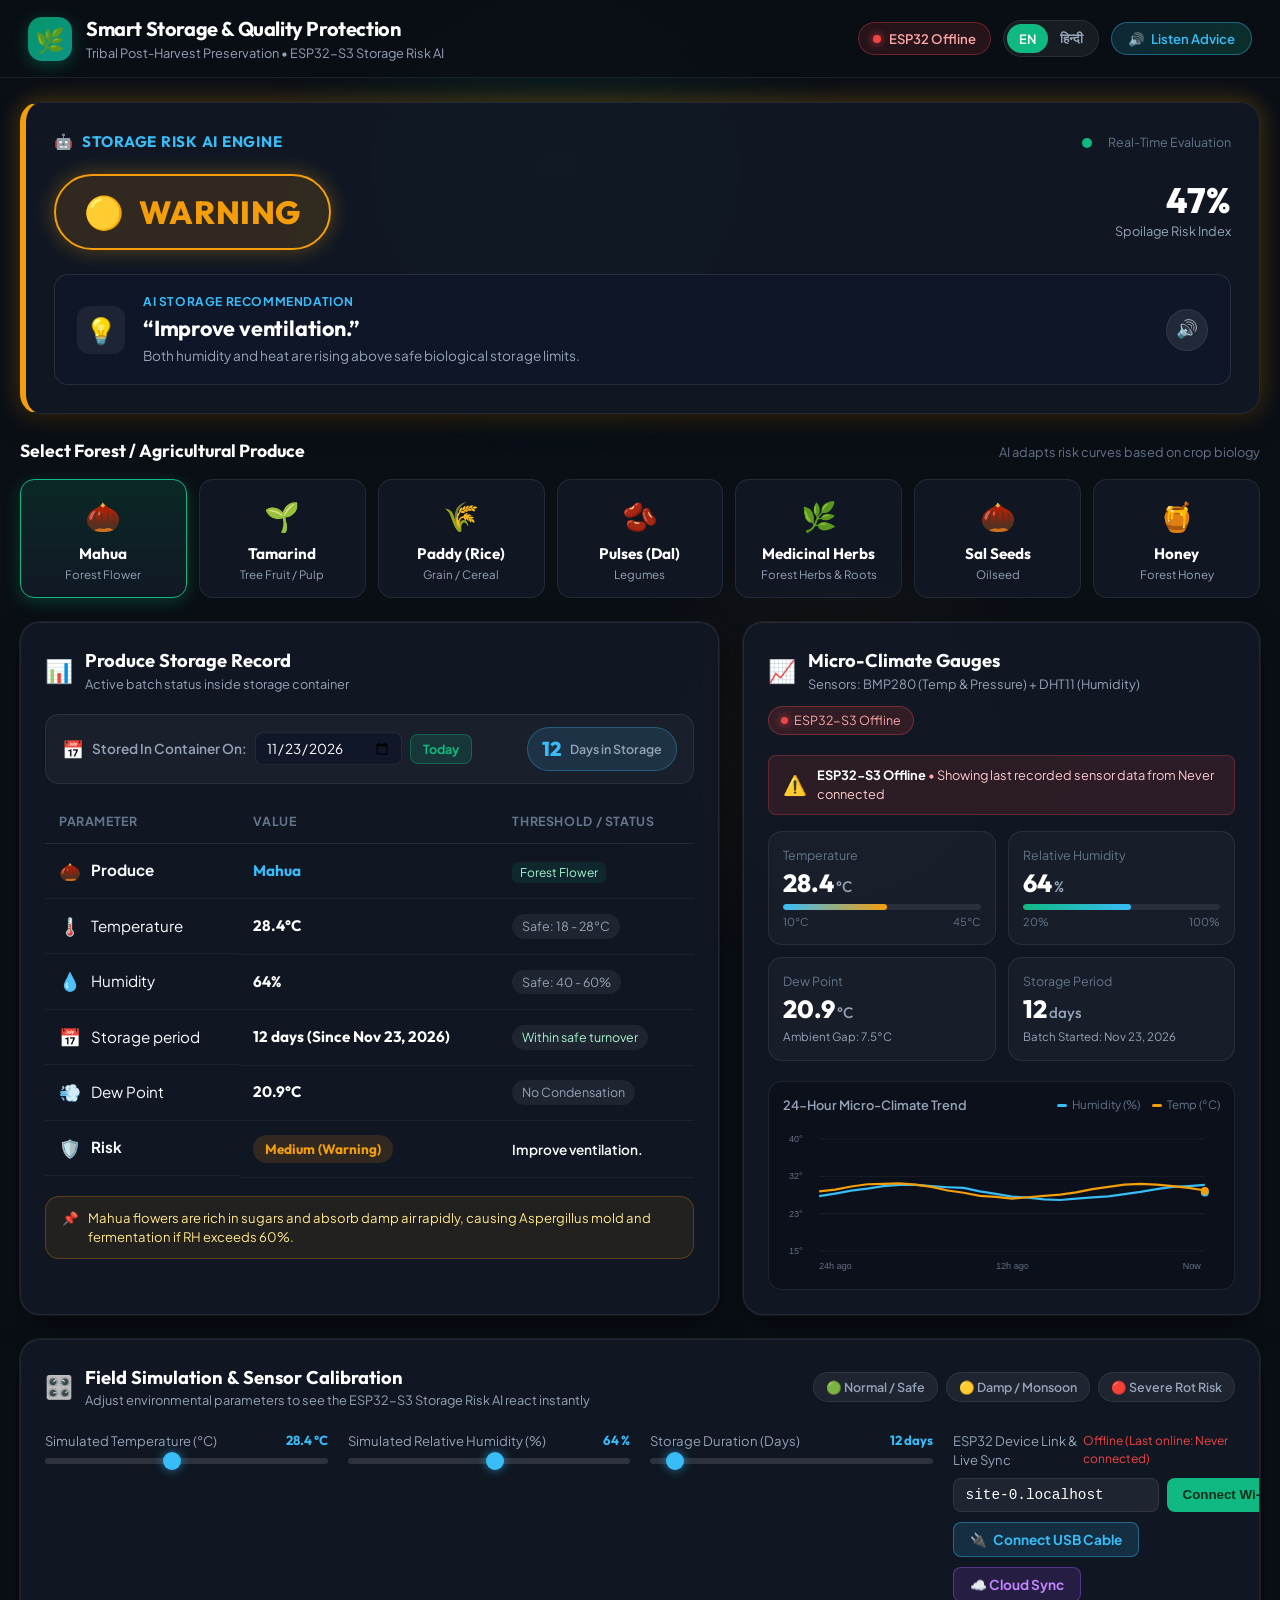
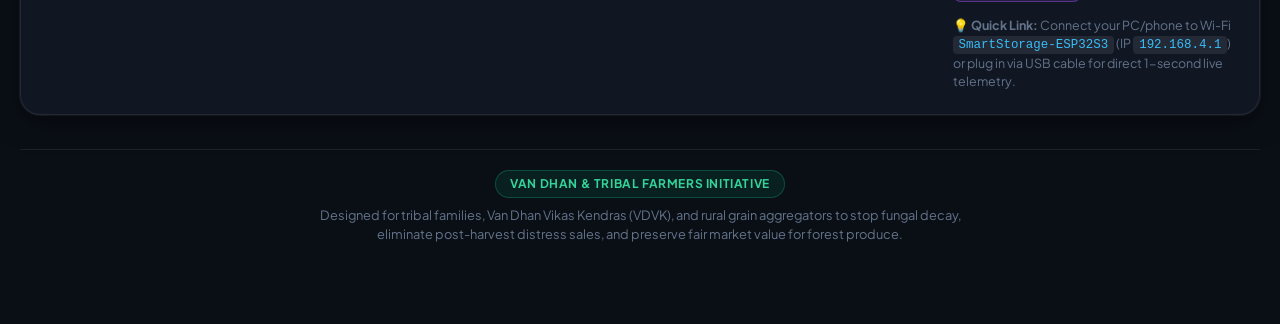
<file: index.html>
<!DOCTYPE html>
<html lang="en">
<head>
  <meta charset="UTF-8">
  <meta name="viewport" content="width=device-width, initial-scale=1.0">
  <meta http-equiv="refresh" content="0; url=dashboard/">
  <title>Smart Storage & Quality Protection System</title>
  <style>
    body {
      background: #060b10;
      color: #94a3b8;
      font-family: -apple-system, BlinkMacSystemFont, "Segoe UI", Roboto, sans-serif;
      display: flex;
      flex-direction: column;
      align-items: center;
      justify-content: center;
      height: 100vh;
      margin: 0;
      text-align: center;
      padding: 20px;
    }
    .card {
      background: #0f172a;
      border: 1px solid #1e293b;
      border-radius: 16px;
      padding: 32px;
      max-width: 420px;
      box-shadow: 0 10px 30px rgba(0, 0, 0, 0.5);
    }
    .icon {
      font-size: 3rem;
      margin-bottom: 12px;
    }
    h1 {
      color: #f8fafc;
      font-size: 1.4rem;
      margin: 0 0 8px 0;
    }
    p {
      color: #64748b;
      font-size: 0.95rem;
      margin-bottom: 20px;
    }
    a.btn {
      display: inline-block;
      background: linear-gradient(135deg, #10b981 0%, #059669 100%);
      color: #ffffff;
      text-decoration: none;
      font-weight: 600;
      padding: 12px 24px;
      border-radius: 8px;
      transition: transform 0.2s, box-shadow 0.2s;
    }
    a.btn:hover {
      transform: translateY(-2px);
      box-shadow: 0 6px 20px rgba(16, 185, 129, 0.4);
    }
  </style>
  <script>
    // Immediate redirect to dashboard
    window.location.replace("dashboard/");
  </script>
</head>
<body>
  <div class="card">
    <div class="icon">🌿</div>
    <h1>Smart Storage System</h1>
    <p>ESP32-S3 Storage Risk AI & Post-Harvest Protection</p>
    <a href="dashboard/" class="btn">Open Dashboard &rarr;</a>
  </div>
</body>
</html>
</file>
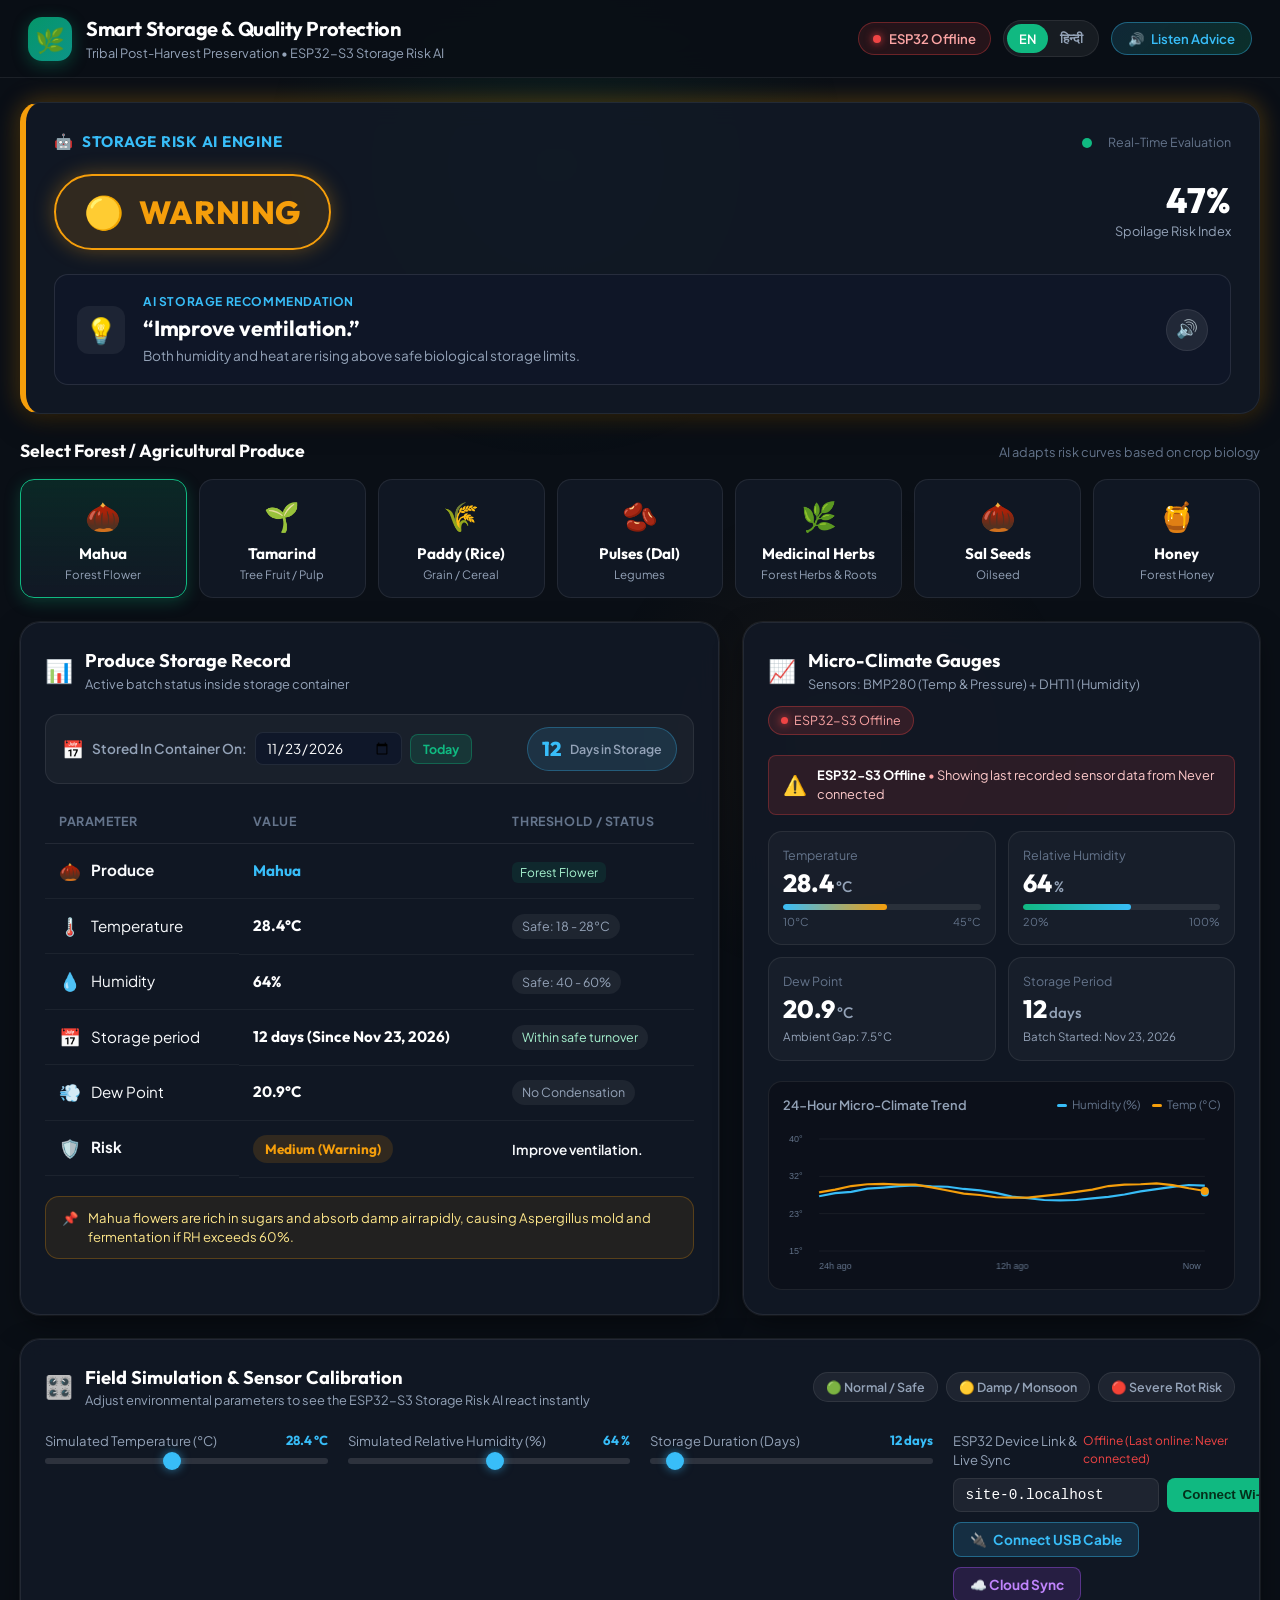
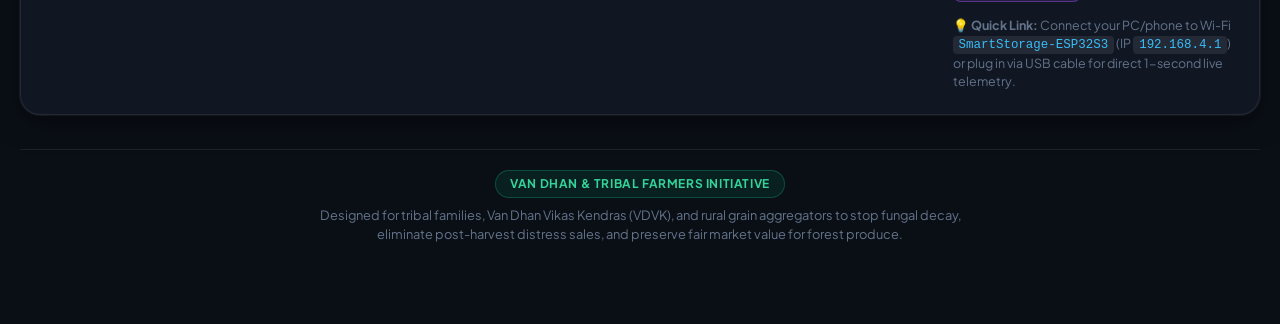
<file: dashboard/index.html>
<!DOCTYPE html>
<html lang="en">
<head>
  <meta charset="UTF-8">
  <meta name="viewport" content="width=device-width, initial-scale=1.0">
  <title>Smart Storage & Quality Protection System | Tribal Produce AI</title>
  <meta name="description" content="IoT and ESP32-S3 Storage Risk AI System for tribal and rural post-harvest produce preservation: Mahua, Tamarind, Paddy, Pulses, Forest Herbs, Sal Seeds, Honey.">
  <link rel="preconnect" href="https://fonts.googleapis.com">
  <link rel="preconnect" href="https://fonts.gstatic.com" crossorigin>
  <link href="https://fonts.googleapis.com/css2?family=Outfit:wght@300;400;500;600;700;800&family=Plus+Jakarta+Sans:wght@400;500;600;700&display=swap" rel="stylesheet">
  <link rel="stylesheet" href="style.css">
</head>
<body>

  <!-- Background Ambient Glows -->
  <div class="glow-bg-primary"></div>
  <div class="glow-bg-secondary"></div>

  <!-- Header Section -->
  <header class="navbar">
    <div class="brand">
      <div class="logo-box">
        <span class="logo-icon">🌿</span>
      </div>
      <div>
        <h1 class="brand-title" id="txt-app-title">Smart Storage & Quality Protection</h1>
        <p class="brand-subtitle" id="txt-app-subtitle">Tribal Post-Harvest Preservation &bull; ESP32-S3 Storage Risk AI</p>
      </div>
    </div>

    <div class="nav-controls">
      <!-- Device Connection Status Badge -->
      <div class="connection-badge" id="connection-badge" title="ESP32 Link Status">
        <span class="indicator-dot dot-live" id="nav-sync-dot"></span>
        <span id="txt-sync-status">ESP32 Live</span>
      </div>

      <!-- Language Selector -->
      <div class="lang-selector">
        <button class="lang-btn active" id="btn-lang-en" onclick="setLanguage('en')">EN</button>
        <button class="lang-btn" id="btn-lang-hi" onclick="setLanguage('hi')">हिन्दी</button>
      </div>

      <!-- Audio Voice Advice Trigger -->
      <button class="audio-btn" id="btn-audio-speak" title="Listen to AI Advice" onclick="speakCurrentAdvice()">
        <span class="speaker-icon">🔊</span>
        <span class="audio-btn-label" id="txt-audio-btn">Listen Advice</span>
      </button>
    </div>
  </header>

  <!-- Main Container -->
  <main class="dashboard-container">

    <!-- Top Row: Storage Risk AI Hero Card & Advisor -->
    <section class="hero-risk-section">
      <div class="card risk-hero-card" id="risk-card">
        <div class="risk-card-header">
          <div class="risk-tag">
            <span class="ai-sparkle">🤖</span>
            <span id="txt-ai-engine-tag">Storage Risk AI Engine</span>
          </div>
          <div class="live-pulse-container">
            <span class="pulse-ring" id="risk-pulse-ring"></span>
            <span class="pulse-core" id="risk-pulse-core"></span>
            <span class="live-label" id="txt-live-eval">Real-Time Evaluation</span>
          </div>
        </div>

        <!-- Big Risk State -->
        <div class="risk-status-display">
          <div class="risk-badge-large" id="risk-badge">
            <span class="risk-symbol" id="risk-symbol">🟢</span>
            <span class="risk-text" id="risk-text">SAFE</span>
          </div>
          <div class="risk-score-wrapper">
            <div class="risk-score-value" id="risk-score">18%</div>
            <div class="risk-score-label" id="txt-risk-index">Spoilage Risk Index</div>
          </div>
        </div>

        <!-- AI Plain-Language Advisor Callout -->
        <div class="ai-advisor-box" id="ai-advisor-box">
          <div class="advisor-icon-col">
            <span class="advisor-bulb" id="advisor-icon">💡</span>
          </div>
          <div class="advisor-content-col">
            <div class="advisor-title" id="txt-ai-recom-title">AI Storage Recommendation</div>
            <div class="advisor-message" id="ai-suggestion-text">"Dry the produce before storage."</div>
            <div class="advisor-subtext" id="ai-suggestion-sub">Storage condition normal. Produce moisture within safe biological equilibrium.</div>
          </div>
          <button class="speak-action-btn" onclick="speakCurrentAdvice()" title="Read Aloud">
            🔊
          </button>
        </div>
      </div>
    </section>

    <!-- Produce Quick Selection Bar -->
    <section class="produce-selection-section">
      <div class="section-title-row">
        <h2 class="section-title" id="txt-select-produce">Select Forest / Agricultural Produce</h2>
        <span class="section-hint" id="txt-select-hint">AI adapts risk curves based on crop biology</span>
      </div>

      <div class="produce-grid" id="produce-grid">
        <!-- Injected via JS: Mahua, Tamarind, Paddy, Pulses, Medicinal, Sal Seeds, Honey -->
      </div>
    </section>

    <!-- Two Column Layout: Produce Storage Record + Live Telemetry & Micro-Climate -->
    <section class="dashboard-main-grid">

      <!-- Left Column: The Required "Produce Storage Record" Table -->
      <div class="card produce-record-card">
        <div class="card-header">
          <div class="card-title-group">
            <span class="card-icon">📊</span>
            <div>
              <h2 class="card-title" id="txt-record-title">Produce Storage Record</h2>
              <p class="card-subtitle" id="txt-record-subtitle">Active batch status inside storage container</p>
            </div>
          </div>
        </div>

        <!-- Storage Inflow & Batch Starting Date Bar -->
        <div class="storage-date-bar">
          <div class="date-input-group">
            <span class="date-icon">📅</span>
            <label for="input-storage-start-date" id="lbl-storage-start-date">Stored In Container On:</label>
            <div class="date-picker-wrapper">
              <input type="date" id="input-storage-start-date" onchange="onStorageDateChange(this.value)" title="Select the date this produce was placed into storage">
              <button type="button" class="date-quick-btn" onclick="setStorageDateToday()" id="btn-date-today" title="Set storage date to today">Today</button>
            </div>
          </div>
          <div class="storage-duration-pill" id="storage-duration-pill">
            <span class="storage-days-count" id="storage-age-days">12</span>
            <span class="storage-days-label" id="lbl-days-in-storage">Days in Storage</span>
          </div>
        </div>

        <!-- Official Required Record Table -->
        <div class="table-responsive">
          <table class="storage-record-table">
            <thead>
              <tr>
                <th id="th-parameter">Parameter</th>
                <th id="th-value">Value</th>
                <th id="th-status">Threshold / Status</th>
              </tr>
            </thead>
            <tbody>
              <tr>
                <td class="param-name">
                  <span class="param-icon" id="td-produce-icon">🌰</span>
                  <strong id="lbl-produce">Produce</strong>
                </td>
                <td class="param-val highlight-val" id="rec-produce">Mahua (महुआ)</td>
                <td><span class="badge-status-sub" id="rec-produce-type">Forest Flower</span></td>
              </tr>
              <tr>
                <td class="param-name">
                  <span class="param-icon">🌡️</span>
                  <span id="lbl-temp">Temperature</span>
                </td>
                <td class="param-val" id="rec-temp">28.4°C</td>
                <td>
                  <span class="threshold-pill" id="rec-temp-thresh">Safe: 18 - 28°C</span>
                </td>
              </tr>
              <tr>
                <td class="param-name">
                  <span class="param-icon">💧</span>
                  <span id="lbl-hum">Humidity</span>
                </td>
                <td class="param-val" id="rec-hum">64%</td>
                <td>
                  <span class="threshold-pill" id="rec-hum-thresh">Safe: 40 - 60%</span>
                </td>
              </tr>
              <tr>
                <td class="param-name">
                  <span class="param-icon">📅</span>
                  <span id="lbl-period">Storage period</span>
                </td>
                <td class="param-val" id="rec-period">12 days</td>
                <td>
                  <span class="duration-pill" id="rec-period-status">Within safe turnover</span>
                </td>
              </tr>
              <tr>
                <td class="param-name">
                  <span class="param-icon">💨</span>
                  <span id="lbl-dew">Dew Point</span>
                </td>
                <td class="param-val" id="rec-dew">21.2°C</td>
                <td>
                  <span class="dew-pill" id="rec-dew-status">No Condensation</span>
                </td>
              </tr>
              <tr class="risk-row">
                <td class="param-name">
                  <span class="param-icon">🛡️</span>
                  <strong id="lbl-risk">Risk</strong>
                </td>
                <td class="param-val" id="rec-risk">
                  <span class="risk-chip chip-low" id="rec-risk-chip">Low (Safe)</span>
                </td>
                <td>
                  <span class="action-summary" id="rec-risk-summary">Condition Normal</span>
                </td>
              </tr>
            </tbody>
          </table>
        </div>

        <!-- Produce Biology Note -->
        <div class="produce-info-banner" id="produce-info-banner">
          <span class="info-icon">📌</span>
          <span id="produce-threat-text">Mahua flowers are rich in sugars and absorb damp air rapidly, causing Aspergillus mold and fermentation if RH exceeds 60%.</span>
        </div>
      </div>

      <!-- Right Column: Environmental Gauges & Micro-Climate Chart -->
      <div class="card telemetry-card">
        <div class="card-header">
          <div class="card-title-group">
            <span class="card-icon">📈</span>
            <div>
              <h2 class="card-title" id="txt-telemetry-title">Micro-Climate Gauges</h2>
              <p class="card-subtitle" id="txt-telemetry-subtitle">Sensors: BMP280 (Temp & Pressure) + DHT11 (Humidity)</p>
            </div>
          </div>
          <div class="sensor-health" id="sensor-health-pill">
            <span class="dot-online" id="sensor-health-dot"></span>
            <span id="txt-sensor-status">ESP32-S3 Online</span>
          </div>
        </div>

        <!-- Offline / Last Seen Notification Banner -->
        <div class="offline-telemetry-banner" id="offline-telemetry-banner" style="display: none;">
          <span class="offline-icon">⚠️</span>
          <div class="offline-banner-content">
            <strong id="txt-offline-title">ESP32-S3 Offline</strong> &bull;
            <span id="txt-offline-sub">Showing last recorded sensor data from <span id="val-last-seen-time">Unknown</span></span>
          </div>
        </div>

        <!-- Environmental Quick Stat Cards -->
        <div class="gauges-grid">
          <div class="gauge-card">
            <div class="gauge-label" id="txt-gauge-temp">Temperature</div>
            <div class="gauge-value" id="gauge-temp-val">28.4<span class="gauge-unit">°C</span></div>
            <div class="gauge-progress-bg">
              <div class="gauge-progress-bar bar-temp" id="bar-temp" style="width: 58%;"></div>
            </div>
            <div class="gauge-bounds"><span>10°C</span><span>45°C</span></div>
          </div>

          <div class="gauge-card">
            <div class="gauge-label" id="txt-gauge-hum">Relative Humidity</div>
            <div class="gauge-value" id="gauge-hum-val">64<span class="gauge-unit">%</span></div>
            <div class="gauge-progress-bg">
              <div class="gauge-progress-bar bar-hum" id="bar-hum" style="width: 64%;"></div>
            </div>
            <div class="gauge-bounds"><span>20%</span><span>100%</span></div>
          </div>

          <div class="gauge-card">
            <div class="gauge-label" id="txt-gauge-dew">Dew Point</div>
            <div class="gauge-value" id="gauge-dew-val">21.2<span class="gauge-unit">°C</span></div>
            <div class="gauge-sub" id="gauge-dew-sub">Condensation Risk: Low</div>
          </div>

          <div class="gauge-card">
            <div class="gauge-label" id="txt-gauge-period">Storage Period</div>
            <div class="gauge-value" id="gauge-period-val">12<span class="gauge-unit">days</span></div>
            <div class="gauge-sub" id="gauge-period-sub">Batch Started: 12 days ago</div>
          </div>
        </div>

        <!-- 24-Hour Trend Chart (Native Responsive Canvas) -->
        <div class="chart-container">
          <div class="chart-header">
            <span class="chart-title" id="txt-chart-title">24-Hour Micro-Climate Trend</span>
            <div class="chart-legend">
              <span class="legend-item"><span class="legend-color legend-hum"></span><span id="txt-leg-hum">Humidity (%)</span></span>
              <span class="legend-item"><span class="legend-color legend-temp"></span><span id="txt-leg-temp">Temp (°C)</span></span>
            </div>
          </div>
          <canvas id="microclimateChart" width="500" height="180"></canvas>
        </div>
      </div>
    </section>

    <!-- Bottom Section: Simulation & Field Calibration Controls -->
    <section class="card controls-card" id="simulation-panel">
      <div class="card-header">
        <div class="card-title-group">
          <span class="card-icon">🎛️</span>
          <div>
            <h2 class="card-title" id="txt-controls-title">Field Simulation & Sensor Calibration</h2>
            <p class="card-subtitle" id="txt-controls-subtitle">Adjust environmental parameters to see the ESP32-S3 Storage Risk AI react instantly</p>
          </div>
        </div>
        <div class="preset-buttons">
          <button class="preset-btn" onclick="applyPreset('safe')" id="btn-preset-safe">🟢 Normal / Safe</button>
          <button class="preset-btn" onclick="applyPreset('humidity')" id="btn-preset-warning">🟡 Damp / Monsoon</button>
          <button class="preset-btn" onclick="applyPreset('spoilage')" id="btn-preset-spoilage">🔴 Severe Rot Risk</button>
        </div>
      </div>

      <div class="controls-grid">
        <!-- Temp Slider -->
        <div class="control-group">
          <div class="control-label-row">
            <label for="slider-temp" id="lbl-ctrl-temp">Simulated Temperature (°C)</label>
            <span class="slider-val" id="val-ctrl-temp">28.4 °C</span>
          </div>
          <input type="range" id="slider-temp" min="15" max="45" step="0.2" value="28.4" oninput="onSensorSliderChange()">
        </div>

        <!-- Humidity Slider -->
        <div class="control-group">
          <div class="control-label-row">
            <label for="slider-hum" id="lbl-ctrl-hum">Simulated Relative Humidity (%)</label>
            <span class="slider-val" id="val-ctrl-hum">64 %</span>
          </div>
          <input type="range" id="slider-hum" min="30" max="95" step="1" value="64" oninput="onSensorSliderChange()">
        </div>

        <!-- Storage Days Slider -->
        <div class="control-group">
          <div class="control-label-row">
            <label for="slider-days" id="lbl-ctrl-days">Storage Duration (Days)</label>
            <span class="slider-val" id="val-ctrl-days">12 days</span>
          </div>
          <input type="range" id="slider-days" min="1" max="180" step="1" value="12" oninput="onSensorSliderChange()">
        </div>

        <!-- ESP32 Device Connection & Real-Time Sync -->
        <div class="control-group connection-control-box" id="grp-device-connection">
          <div class="control-label-row">
            <label for="input-esp-ip" id="lbl-ctrl-ip">ESP32 Device Link & Live Sync</label>
            <span class="ip-status" id="esp-ping-status">Searching ESP32...</span>
          </div>
          <div class="connection-actions-row">
            <div class="ip-input-row">
              <input type="text" id="input-esp-ip" value="192.168.4.1" placeholder="ESP32 IP (e.g. 192.168.4.1)" title="Enter ESP32 IP or mDNS hostname">
              <button class="sync-btn btn-wifi-connect" onclick="testEsp32Connection()" id="btn-connect-esp">Connect Wi-Fi</button>
            </div>
            <button class="usb-serial-btn" id="btn-usb-serial" onclick="connectUsbSerial()" title="Direct USB cable connection (Works on GitHub Pages & Offline)">
              <span class="usb-icon">🔌</span>
              <span id="txt-usb-btn">Connect USB Cable</span>
            </button>
            <button class="cloud-sync-btn" id="btn-sync-gh" onclick="pollGithubTelemetry(true)" title="Sync telemetry from GitHub Cloud repository">
              <span id="txt-cloud-btn">☁️ Cloud Sync</span>
            </button>
          </div>
          <div class="connection-hint" id="connection-hint-text">
            <span>💡 <strong>Quick Link:</strong> Connect your PC/phone to Wi-Fi <code>SmartStorage-ESP32S3</code> (IP <code>192.168.4.1</code>) or plug in via USB cable for direct 1-second live telemetry.</span>
          </div>
        </div>
      </div>
    </section>

    <!-- Tribal Value Protection Info Banner -->
    <footer class="footer-banner">
      <div class="footer-content">
        <div class="footer-badge">Van Dhan & Tribal Farmers Initiative</div>
        <p class="footer-text" id="txt-footer-text">
          Designed for tribal families, Van Dhan Vikas Kendras (VDVK), and rural grain aggregators to stop fungal decay, eliminate post-harvest distress sales, and preserve fair market value for forest produce.
        </p>
      </div>
    </footer>

  </main>

  <script src="app.js"></script>
</body>
</html>
</file>
<file: dashboard/style.css>
/* ==============================================================================
   Smart Storage & Quality Protection System - Design System & Styles
   Aesthetic: Premium Agri-Tech Dark Mode, Glassmorphism, Dynamic Risk States
   Typography: Outfit (Headings) & Plus Jakarta Sans (Data/Interface)
   ============================================================================== */

:root {
  /* Color Palette */
  --bg-primary: #0a0f16;
  --bg-card: rgba(18, 25, 38, 0.85);
  --bg-card-hover: rgba(26, 36, 54, 0.95);
  --bg-subtle: rgba(255, 255, 255, 0.04);
  --border-subtle: rgba(255, 255, 255, 0.08);
  --border-bright: rgba(255, 255, 255, 0.16);

  /* Status Colors */
  --color-safe: #10b981;        /* Emerald Green */
  --color-safe-glow: rgba(16, 185, 129, 0.35);
  --color-safe-bg: rgba(16, 185, 129, 0.12);

  --color-warning: #f59e0b;     /* Amber Gold */
  --color-warning-glow: rgba(245, 158, 11, 0.35);
  --color-warning-bg: rgba(245, 158, 11, 0.14);

  --color-spoilage: #ef4444;    /* Crimson Red */
  --color-spoilage-glow: rgba(239, 68, 68, 0.45);
  --color-spoilage-bg: rgba(239, 68, 68, 0.16);

  /* Text Colors */
  --text-primary: #f8fafc;
  --text-secondary: #94a3b8;
  --text-muted: #64748b;
  --text-highlight: #38bdf8;

  /* Accent Earth & Nature */
  --accent-earth: #d97706;
  --accent-leaf: #34d399;

  /* Font Families */
  --font-heading: 'Outfit', -apple-system, BlinkMacSystemFont, sans-serif;
  --font-body: 'Plus Jakarta Sans', -apple-system, BlinkMacSystemFont, sans-serif;

  /* Layout */
  --radius-lg: 20px;
  --radius-md: 14px;
  --radius-sm: 8px;
  --radius-full: 9999px;
  --shadow-card: 0 10px 30px -5px rgba(0, 0, 0, 0.5), 0 0 0 1px var(--border-subtle);
}

/* Reset & Base */
*, *::before, *::after {
  box-sizing: border-box;
  margin: 0;
  padding: 0;
}

body {
  font-family: var(--font-body);
  background-color: var(--bg-primary);
  color: var(--text-primary);
  min-height: 100vh;
  line-height: 1.5;
  overflow-x: hidden;
  position: relative;
  -webkit-font-smoothing: antialiased;
}

/* Atmospheric Glow Background */
.glow-bg-primary {
  position: fixed;
  top: -15%;
  left: 20%;
  width: 600px;
  height: 600px;
  background: radial-gradient(circle, rgba(16, 185, 129, 0.08) 0%, transparent 70%);
  pointer-events: none;
  z-index: 0;
}

.glow-bg-secondary {
  position: fixed;
  bottom: -10%;
  right: 15%;
  width: 500px;
  height: 500px;
  background: radial-gradient(circle, rgba(217, 119, 6, 0.06) 0%, transparent 70%);
  pointer-events: none;
  z-index: 0;
}

/* Navigation / Header */
.navbar {
  position: sticky;
  top: 0;
  z-index: 100;
  backdrop-filter: blur(16px);
  background: rgba(10, 15, 22, 0.85);
  border-bottom: 1px solid var(--border-subtle);
  padding: 14px 28px;
  display: flex;
  align-items: center;
  justify-content: space-between;
  flex-wrap: wrap;
  gap: 16px;
}

.brand {
  display: flex;
  align-items: center;
  gap: 14px;
}

.logo-box {
  width: 44px;
  height: 44px;
  border-radius: var(--radius-md);
  background: linear-gradient(135deg, #059669, #0d9488);
  display: flex;
  align-items: center;
  justify-content: center;
  font-size: 1.5rem;
  box-shadow: 0 4px 16px rgba(5, 150, 105, 0.4);
}

.brand-title {
  font-family: var(--font-heading);
  font-size: 1.25rem;
  font-weight: 700;
  color: #fff;
  letter-spacing: -0.02em;
}

.brand-subtitle {
  font-size: 0.8rem;
  color: var(--text-secondary);
}

.nav-controls {
  display: flex;
  align-items: center;
  gap: 12px;
  flex-wrap: wrap;
}

/* Live Device Connection Badge */
.connection-badge {
  display: flex;
  align-items: center;
  gap: 8px;
  background: rgba(16, 185, 129, 0.12);
  border: 1px solid rgba(16, 185, 129, 0.35);
  border-radius: var(--radius-full);
  padding: 6px 14px;
  font-family: var(--font-body);
  font-size: 0.82rem;
  font-weight: 600;
  color: #a7f3d0;
  transition: all 0.3s ease;
  user-select: none;
}

.connection-badge.connected-usb {
  background: rgba(56, 189, 248, 0.12);
  border-color: rgba(56, 189, 248, 0.35);
  color: #7dd3fc;
}

.connection-badge.connected-cloud {
  background: rgba(168, 85, 247, 0.12);
  border-color: rgba(168, 85, 247, 0.35);
  color: #d8b4fe;
}

.connection-badge.searching {
  background: rgba(245, 158, 11, 0.12);
  border-color: rgba(245, 158, 11, 0.35);
  color: #fde68a;
}

.connection-badge.offline {
  background: rgba(239, 68, 68, 0.12);
  border-color: rgba(239, 68, 68, 0.35);
  color: #fca5a5;
}

.indicator-dot {
  width: 8px;
  height: 8px;
  border-radius: 50%;
  display: inline-block;
  animation: status-pulse 2s infinite ease-in-out;
}

@keyframes status-pulse {
  0% { transform: scale(0.92); opacity: 0.75; }
  50% { transform: scale(1.18); opacity: 1; }
  100% { transform: scale(0.92); opacity: 0.75; }
}

.dot-live {
  background: #10b981;
  box-shadow: 0 0 8px #10b981;
}

.dot-usb {
  background: #38bdf8;
  box-shadow: 0 0 8px #38bdf8;
}

.dot-github,
.dot-cloud {
  background: #a855f7;
  box-shadow: 0 0 8px #a855f7;
}

.dot-demo,
.dot-searching {
  background: #f59e0b;
  box-shadow: 0 0 8px #f59e0b;
}

.dot-offline {
  background: #ef4444;
  box-shadow: 0 0 8px #ef4444;
}


/* Language Selector */
.lang-selector {
  display: flex;
  background: rgba(255, 255, 255, 0.06);
  border: 1px solid var(--border-subtle);
  border-radius: var(--radius-full);
  padding: 3px;
}

.lang-btn {
  background: transparent;
  border: none;
  color: var(--text-secondary);
  font-family: var(--font-body);
  font-size: 0.8rem;
  font-weight: 600;
  padding: 6px 12px;
  border-radius: var(--radius-full);
  cursor: pointer;
  transition: all 0.2s ease;
}

.lang-btn.active {
  background: var(--color-safe);
  color: #fff;
}

/* Audio Advice Button */
.audio-btn {
  background: linear-gradient(135deg, rgba(56, 189, 248, 0.15), rgba(16, 185, 129, 0.2));
  border: 1px solid rgba(56, 189, 248, 0.4);
  color: #38bdf8;
  padding: 7px 16px;
  border-radius: var(--radius-full);
  font-family: var(--font-body);
  font-size: 0.82rem;
  font-weight: 600;
  cursor: pointer;
  display: flex;
  align-items: center;
  gap: 7px;
  transition: all 0.25s ease;
}

.audio-btn:hover {
  background: rgba(56, 189, 248, 0.3);
  transform: translateY(-1px);
  box-shadow: 0 4px 14px rgba(56, 189, 248, 0.25);
}

/* Dashboard Container */
.dashboard-container {
  max-width: 1280px;
  margin: 0 auto;
  padding: 24px 20px 60px;
  display: flex;
  flex-direction: column;
  gap: 24px;
  position: relative;
  z-index: 1;
}

/* Cards Base */
.card {
  background: var(--bg-card);
  backdrop-filter: blur(12px);
  border: 1px solid var(--border-subtle);
  border-radius: var(--radius-lg);
  box-shadow: var(--shadow-card);
  padding: 24px;
  position: relative;
  overflow: hidden;
  transition: border-color 0.3s ease, box-shadow 0.3s ease;
}

.card:hover {
  border-color: var(--border-bright);
}

/* Card Header */
.card-header {
  display: flex;
  align-items: center;
  justify-content: space-between;
  margin-bottom: 20px;
  flex-wrap: wrap;
  gap: 12px;
}

.card-title-group {
  display: flex;
  align-items: center;
  gap: 12px;
}

.card-icon {
  font-size: 1.4rem;
}

.card-title {
  font-family: var(--font-heading);
  font-size: 1.15rem;
  font-weight: 700;
  color: #fff;
}

.card-subtitle {
  font-size: 0.8rem;
  color: var(--text-secondary);
}

/* ==============================================================================
   1. HERO: Storage Risk AI Status & Recommendations
   ============================================================================== */
.hero-risk-section {
  width: 100%;
}

.risk-hero-card {
  padding: 28px;
  border-left: 6px solid var(--color-safe);
  transition: all 0.4s ease;
}

/* Dynamic Border & Glow for Risk Card */
.risk-hero-card.state-safe {
  border-left-color: var(--color-safe);
  box-shadow: 0 10px 30px -5px rgba(0, 0, 0, 0.5), 0 0 25px var(--color-safe-glow);
}

.risk-hero-card.state-warning {
  border-left-color: var(--color-warning);
  box-shadow: 0 10px 30px -5px rgba(0, 0, 0, 0.5), 0 0 25px var(--color-warning-glow);
}

.risk-hero-card.state-spoilage {
  border-left-color: var(--color-spoilage);
  box-shadow: 0 10px 30px -5px rgba(0, 0, 0, 0.5), 0 0 30px var(--color-spoilage-glow);
}

.risk-card-header {
  display: flex;
  align-items: center;
  justify-content: space-between;
  margin-bottom: 20px;
}

.risk-tag {
  display: flex;
  align-items: center;
  gap: 8px;
  font-family: var(--font-heading);
  font-size: 0.95rem;
  font-weight: 700;
  text-transform: uppercase;
  letter-spacing: 0.05em;
  color: #38bdf8;
}

.live-pulse-container {
  display: flex;
  align-items: center;
  gap: 8px;
  font-size: 0.78rem;
  color: var(--text-muted);
}

.pulse-ring {
  width: 10px;
  height: 10px;
  border-radius: 50%;
  background: var(--color-safe);
  animation: pulseAnimation 2s infinite;
}

@keyframes pulseAnimation {
  0% { transform: scale(0.95); box-shadow: 0 0 0 0 rgba(16, 185, 129, 0.7); }
  70% { transform: scale(1.1); box-shadow: 0 0 0 8px rgba(16, 185, 129, 0); }
  100% { transform: scale(0.95); box-shadow: 0 0 0 0 rgba(16, 185, 129, 0); }
}

.risk-status-display {
  display: flex;
  align-items: center;
  justify-content: space-between;
  flex-wrap: wrap;
  gap: 20px;
  margin-bottom: 24px;
}

.risk-badge-large {
  display: inline-flex;
  align-items: center;
  gap: 14px;
  padding: 12px 28px;
  border-radius: var(--radius-full);
  font-family: var(--font-heading);
  font-size: 2rem;
  font-weight: 800;
  letter-spacing: 0.02em;
  transition: all 0.35s cubic-bezier(0.4, 0, 0.2, 1);
}

/* Badge States */
.risk-badge-large.badge-safe {
  background: var(--color-safe-bg);
  color: var(--color-safe);
  border: 2px solid var(--color-safe);
  box-shadow: 0 0 20px var(--color-safe-glow);
}

.risk-badge-large.badge-warning {
  background: var(--color-warning-bg);
  color: var(--color-warning);
  border: 2px solid var(--color-warning);
  box-shadow: 0 0 20px var(--color-warning-glow);
}

.risk-badge-large.badge-spoilage {
  background: var(--color-spoilage-bg);
  color: var(--color-spoilage);
  border: 2px solid var(--color-spoilage);
  box-shadow: 0 0 25px var(--color-spoilage-glow);
  animation: dangerBlink 1.2s ease-in-out infinite alternate;
}

@keyframes dangerBlink {
  from { opacity: 0.9; transform: scale(1); }
  to { opacity: 1; transform: scale(1.02); }
}

.risk-score-wrapper {
  text-align: right;
}

.risk-score-value {
  font-family: var(--font-heading);
  font-size: 2.2rem;
  font-weight: 800;
  color: #fff;
  line-height: 1;
}

.risk-score-label {
  font-size: 0.8rem;
  color: var(--text-secondary);
  margin-top: 4px;
}

/* AI Advisor Box */
.ai-advisor-box {
  background: rgba(15, 23, 42, 0.8);
  border: 1px solid rgba(255, 255, 255, 0.1);
  border-radius: var(--radius-md);
  padding: 18px 22px;
  display: flex;
  align-items: center;
  gap: 18px;
  transition: all 0.3s ease;
}

.advisor-icon-col {
  width: 48px;
  height: 48px;
  border-radius: 12px;
  background: rgba(255, 255, 255, 0.06);
  display: flex;
  align-items: center;
  justify-content: center;
  font-size: 1.6rem;
  flex-shrink: 0;
}

.advisor-content-col {
  flex-grow: 1;
}

.advisor-title {
  font-size: 0.75rem;
  text-transform: uppercase;
  font-weight: 700;
  letter-spacing: 0.05em;
  color: #38bdf8;
  margin-bottom: 3px;
}

.advisor-message {
  font-family: var(--font-heading);
  font-size: 1.35rem;
  font-weight: 700;
  color: #fff;
  letter-spacing: -0.01em;
  line-height: 1.3;
}

.advisor-subtext {
  font-size: 0.85rem;
  color: var(--text-secondary);
  margin-top: 4px;
}

.speak-action-btn {
  background: rgba(255, 255, 255, 0.08);
  border: 1px solid var(--border-subtle);
  color: #fff;
  width: 42px;
  height: 42px;
  border-radius: 50%;
  font-size: 1.1rem;
  cursor: pointer;
  display: flex;
  align-items: center;
  justify-content: center;
  transition: all 0.2s ease;
  flex-shrink: 0;
}

.speak-action-btn:hover {
  background: var(--color-safe);
  border-color: var(--color-safe);
  transform: scale(1.08);
}

/* ==============================================================================
   2. PRODUCE SELECTION BAR
   ============================================================================== */
.produce-selection-section {
  width: 100%;
}

.section-title-row {
  display: flex;
  align-items: baseline;
  justify-content: space-between;
  margin-bottom: 14px;
  flex-wrap: wrap;
  gap: 8px;
}

.section-title {
  font-family: var(--font-heading);
  font-size: 1.1rem;
  font-weight: 700;
  color: #fff;
}

.section-hint {
  font-size: 0.8rem;
  color: var(--text-muted);
}

.produce-grid {
  display: grid;
  grid-template-columns: repeat(auto-fit, minmax(140px, 1fr));
  gap: 12px;
}

.produce-card {
  background: var(--bg-card);
  border: 1px solid var(--border-subtle);
  border-radius: var(--radius-md);
  padding: 14px 12px;
  display: flex;
  flex-direction: column;
  align-items: center;
  text-align: center;
  cursor: pointer;
  transition: all 0.25s ease;
  position: relative;
}

.produce-card:hover {
  background: var(--bg-card-hover);
  border-color: rgba(56, 189, 248, 0.4);
  transform: translateY(-2px);
}

.produce-card.active {
  background: linear-gradient(180deg, rgba(16, 185, 129, 0.15), rgba(18, 25, 38, 0.95));
  border-color: var(--color-safe);
  box-shadow: 0 4px 16px rgba(16, 185, 129, 0.25);
}

.produce-icon {
  font-size: 1.8rem;
  margin-bottom: 6px;
}

.produce-name {
  font-family: var(--font-heading);
  font-size: 0.95rem;
  font-weight: 700;
  color: #fff;
}

.produce-sub {
  font-size: 0.72rem;
  color: var(--text-secondary);
}

/* ==============================================================================
   3. TWO-COLUMN MAIN GRID (Produce Storage Record + Gauges)
   ============================================================================== */
.dashboard-main-grid {
  display: grid;
  grid-template-columns: 1.15fr 0.85fr;
  gap: 24px;
}

@media (max-width: 992px) {
  .dashboard-main-grid {
    grid-template-columns: 1fr;
  }
}

/* Batch ID Badge */
.batch-badge {
  background: rgba(56, 189, 248, 0.1);
  border: 1px solid rgba(56, 189, 248, 0.3);
  color: #38bdf8;
  font-size: 0.78rem;
  font-weight: 600;
  padding: 4px 12px;
  border-radius: var(--radius-full);
}

/* Storage Inflow & Batch Starting Date Bar */
.storage-date-bar {
  display: flex;
  align-items: center;
  justify-content: space-between;
  background: rgba(255, 255, 255, 0.04);
  border: 1px solid var(--border-subtle);
  border-radius: var(--radius-md);
  padding: 12px 16px;
  margin-bottom: 16px;
  gap: 12px;
  flex-wrap: wrap;
}

.date-input-group {
  display: flex;
  align-items: center;
  gap: 8px;
  flex-wrap: wrap;
}

.date-icon {
  font-size: 1.1rem;
}

.date-input-group label {
  font-size: 0.85rem;
  font-weight: 600;
  color: var(--text-secondary);
}

.date-picker-wrapper {
  display: flex;
  align-items: center;
  gap: 8px;
}

.date-picker-wrapper input[type="date"] {
  background: rgba(15, 23, 42, 0.85);
  border: 1px solid var(--border-subtle);
  border-radius: var(--radius-sm);
  color: #fff;
  padding: 6px 10px;
  font-family: var(--font-body);
  font-size: 0.85rem;
  outline: none;
  cursor: pointer;
  transition: border-color 0.2s;
}

.date-picker-wrapper input[type="date"]:focus {
  border-color: #10b981;
}

.date-quick-btn {
  background: rgba(16, 185, 129, 0.15);
  border: 1px solid rgba(16, 185, 129, 0.35);
  color: #10b981;
  font-family: var(--font-body);
  font-size: 0.78rem;
  font-weight: 700;
  padding: 6px 12px;
  border-radius: var(--radius-sm);
  cursor: pointer;
  transition: all 0.2s ease;
}

.date-quick-btn:hover {
  background: rgba(16, 185, 129, 0.25);
  transform: translateY(-1px);
}

.storage-duration-pill {
  display: flex;
  align-items: center;
  gap: 8px;
  background: rgba(56, 189, 248, 0.12);
  border: 1px solid rgba(56, 189, 248, 0.3);
  padding: 6px 14px;
  border-radius: var(--radius-full);
}

.storage-days-count {
  font-family: var(--font-heading);
  font-size: 1.25rem;
  font-weight: 800;
  color: #38bdf8;
}

.storage-days-label {
  font-size: 0.78rem;
  font-weight: 600;
  color: var(--text-secondary);
}

/* Storage Record Table */
.table-responsive {
  width: 100%;
  overflow-x: auto;
}

.storage-record-table {
  width: 100%;
  border-collapse: collapse;
  text-align: left;
}

.storage-record-table th {
  padding: 12px 14px;
  font-size: 0.78rem;
  text-transform: uppercase;
  letter-spacing: 0.05em;
  color: var(--text-muted);
  border-bottom: 1px solid var(--border-subtle);
}

.storage-record-table td {
  padding: 14px;
  font-size: 0.95rem;
  border-bottom: 1px solid rgba(255, 255, 255, 0.05);
}

.param-name {
  color: var(--text-primary);
  display: flex;
  align-items: center;
  gap: 10px;
}

.param-icon {
  font-size: 1.1rem;
}

.param-val {
  font-family: var(--font-heading);
  font-size: 1.05rem;
  font-weight: 700;
  color: #fff;
}

.param-val.highlight-val {
  color: #38bdf8;
}

/* Table Pills & Chips */
.threshold-pill, .duration-pill, .dew-pill {
  display: inline-block;
  font-size: 0.78rem;
  padding: 3px 10px;
  border-radius: var(--radius-full);
  background: rgba(255, 255, 255, 0.06);
  color: var(--text-secondary);
}

.badge-status-sub {
  font-size: 0.75rem;
  color: #a7f3d0;
  background: rgba(16, 185, 129, 0.1);
  padding: 3px 8px;
  border-radius: 6px;
}

.risk-chip {
  display: inline-block;
  padding: 4px 12px;
  border-radius: var(--radius-full);
  font-weight: 700;
  font-size: 0.85rem;
}

.chip-low {
  background: var(--color-safe-bg);
  color: var(--color-safe);
}

.chip-warning {
  background: var(--color-warning-bg);
  color: var(--color-warning);
}

.chip-spoilage {
  background: var(--color-spoilage-bg);
  color: var(--color-spoilage);
}

.action-summary {
  font-size: 0.85rem;
  font-weight: 600;
  color: var(--text-primary);
}

/* Produce Biology Info Banner */
.produce-info-banner {
  background: rgba(245, 158, 11, 0.08);
  border: 1px solid rgba(245, 158, 11, 0.25);
  border-radius: var(--radius-md);
  padding: 12px 16px;
  margin-top: 18px;
  display: flex;
  align-items: flex-start;
  gap: 10px;
  font-size: 0.82rem;
  color: #fde68a;
  line-height: 1.4;
}

/* ==============================================================================
   4. TELEMETRY GAUGES & CHART
   ============================================================================== */
.sensor-health {
  display: flex;
  align-items: center;
  gap: 6px;
  font-size: 0.78rem;
  color: var(--color-safe);
  background: var(--color-safe-bg);
  padding: 4px 12px;
  border-radius: var(--radius-full);
}

.dot-online {
  width: 7px;
  height: 7px;
  border-radius: 50%;
  background: var(--color-safe);
  box-shadow: 0 0 6px var(--color-safe);
}

.sensor-health.offline {
  color: #fca5a5;
  background: rgba(239, 68, 68, 0.15);
  border: 1px solid rgba(239, 68, 68, 0.35);
}

.sensor-health.offline .dot-online {
  background: #ef4444;
  box-shadow: 0 0 8px #ef4444;
}

/* Offline Telemetry Banner */
.offline-telemetry-banner {
  display: flex;
  align-items: center;
  gap: 10px;
  background: rgba(239, 68, 68, 0.12);
  border: 1px solid rgba(239, 68, 68, 0.3);
  border-radius: var(--radius-sm);
  padding: 10px 14px;
  margin-bottom: 16px;
  font-size: 0.8rem;
  color: #fca5a5;
  animation: fadeIn 0.3s ease;
}

.offline-icon {
  font-size: 1.2rem;
  flex-shrink: 0;
}

.offline-banner-content strong {
  color: #fff;
}

.offline-banner-content span {
  color: #fecaca;
}

.gauges-grid {
  display: grid;
  grid-template-columns: repeat(2, 1fr);
  gap: 12px;
  margin-bottom: 20px;
}

.gauge-card {
  background: rgba(255, 255, 255, 0.03);
  border: 1px solid var(--border-subtle);
  border-radius: var(--radius-md);
  padding: 14px;
}

.gauge-label {
  font-size: 0.78rem;
  color: var(--text-muted);
  margin-bottom: 4px;
}

.gauge-value {
  font-family: var(--font-heading);
  font-size: 1.55rem;
  font-weight: 800;
  color: #fff;
  line-height: 1.1;
}

.gauge-unit {
  font-size: 0.95rem;
  font-weight: 500;
  color: var(--text-secondary);
  margin-left: 2px;
}

.gauge-progress-bg {
  width: 100%;
  height: 6px;
  background: rgba(255, 255, 255, 0.08);
  border-radius: 3px;
  margin-top: 8px;
  overflow: hidden;
}

.gauge-progress-bar {
  height: 100%;
  border-radius: 3px;
  transition: width 0.4s ease;
}

.bar-temp {
  background: linear-gradient(90deg, #38bdf8, #f59e0b);
}

.bar-hum {
  background: linear-gradient(90deg, #10b981, #38bdf8);
}

.gauge-bounds {
  display: flex;
  justify-content: space-between;
  font-size: 0.68rem;
  color: var(--text-muted);
  margin-top: 4px;
}

.gauge-sub {
  font-size: 0.72rem;
  color: var(--text-secondary);
  margin-top: 6px;
}

/* Chart Canvas Container */
.chart-container {
  background: rgba(0, 0, 0, 0.25);
  border: 1px solid var(--border-subtle);
  border-radius: var(--radius-md);
  padding: 14px;
}

.chart-header {
  display: flex;
  align-items: center;
  justify-content: space-between;
  margin-bottom: 10px;
}

.chart-title {
  font-size: 0.8rem;
  font-weight: 600;
  color: var(--text-secondary);
}

.chart-legend {
  display: flex;
  gap: 12px;
  font-size: 0.72rem;
  color: var(--text-muted);
}

.legend-item {
  display: flex;
  align-items: center;
  gap: 5px;
}

.legend-color {
  width: 10px;
  height: 3px;
  border-radius: 2px;
}

.legend-hum {
  background: #38bdf8;
}

.legend-temp {
  background: #f59e0b;
}

canvas#microclimateChart {
  width: 100%;
  height: 150px;
  display: block;
}

/* ==============================================================================
   5. FIELD SIMULATION & SENSOR CALIBRATION CONTROLS
   ============================================================================== */
.preset-buttons {
  display: flex;
  gap: 8px;
  flex-wrap: wrap;
}

.preset-btn {
  background: rgba(255, 255, 255, 0.06);
  border: 1px solid var(--border-subtle);
  color: var(--text-secondary);
  font-family: var(--font-body);
  font-size: 0.78rem;
  font-weight: 600;
  padding: 6px 12px;
  border-radius: var(--radius-full);
  cursor: pointer;
  transition: all 0.2s ease;
}

.preset-btn:hover {
  background: rgba(255, 255, 255, 0.12);
  color: #fff;
}

.controls-grid {
  display: grid;
  grid-template-columns: repeat(auto-fit, minmax(240px, 1fr));
  gap: 20px;
}

.control-group {
  display: flex;
  flex-direction: column;
  gap: 8px;
}

.control-label-row {
  display: flex;
  justify-content: space-between;
  align-items: center;
  font-size: 0.82rem;
  color: var(--text-secondary);
}

.slider-val {
  font-family: var(--font-heading);
  font-weight: 700;
  color: #38bdf8;
}

input[type="range"] {
  -webkit-appearance: none;
  width: 100%;
  height: 6px;
  border-radius: 3px;
  background: rgba(255, 255, 255, 0.12);
  outline: none;
}

input[type="range"]::-webkit-slider-thumb {
  -webkit-appearance: none;
  appearance: none;
  width: 18px;
  height: 18px;
  border-radius: 50%;
  background: #38bdf8;
  cursor: pointer;
  box-shadow: 0 0 10px rgba(56, 189, 248, 0.6);
  transition: transform 0.15s ease;
}

input[type="range"]::-webkit-slider-thumb:hover {
  transform: scale(1.2);
}

.ip-input-row {
  display: flex;
  gap: 8px;
}

.ip-input-row input {
  background: rgba(255, 255, 255, 0.06);
  border: 1px solid var(--border-subtle);
  border-radius: var(--radius-sm);
  color: #fff;
  padding: 8px 12px;
  font-family: monospace;
  font-size: 0.9rem;
  flex-grow: 1;
  outline: none;
}

.ip-input-row input:focus {
  border-color: #38bdf8;
}

.sync-btn {
  background: #38bdf8;
  border: none;
  color: #0b111a;
  font-weight: 700;
  padding: 8px 16px;
  border-radius: var(--radius-sm);
  cursor: pointer;
  transition: opacity 0.2s ease;
}

.sync-btn:hover {
  opacity: 0.9;
}

.ip-status {
  font-size: 0.75rem;
  color: var(--text-muted);
}

.connection-actions-row {
  display: flex;
  gap: 10px;
  flex-wrap: wrap;
  align-items: center;
}

.connection-actions-row .ip-input-row {
  flex: 1 1 240px;
}

.btn-wifi-connect {
  background: #10b981;
  color: #042f1a;
  white-space: nowrap;
}

.usb-serial-btn {
  background: rgba(56, 189, 248, 0.15);
  border: 1px solid rgba(56, 189, 248, 0.4);
  color: #38bdf8;
  font-family: var(--font-body);
  font-weight: 700;
  font-size: 0.85rem;
  padding: 8px 16px;
  border-radius: var(--radius-sm);
  cursor: pointer;
  display: flex;
  align-items: center;
  gap: 6px;
  transition: all 0.25s ease;
  white-space: nowrap;
}

.usb-serial-btn:hover {
  background: rgba(56, 189, 248, 0.25);
  border-color: #38bdf8;
  transform: translateY(-1px);
}

.usb-serial-btn.active {
  background: #0284c7;
  color: #fff;
  border-color: #38bdf8;
  box-shadow: 0 0 12px rgba(56, 189, 248, 0.4);
}

.cloud-sync-btn {
  background: rgba(168, 85, 247, 0.15);
  border: 1px solid rgba(168, 85, 247, 0.4);
  color: #c084fc;
  font-family: var(--font-body);
  font-weight: 700;
  font-size: 0.85rem;
  padding: 8px 16px;
  border-radius: var(--radius-sm);
  cursor: pointer;
  display: flex;
  align-items: center;
  gap: 6px;
  transition: all 0.25s ease;
  white-space: nowrap;
}

.cloud-sync-btn:hover {
  background: rgba(168, 85, 247, 0.25);
  border-color: #a855f7;
}

.connection-hint {
  font-size: 0.78rem;
  color: var(--text-muted);
  line-height: 1.45;
  margin-top: 6px;
}

.connection-hint code {
  color: #38bdf8;
  background: rgba(255, 255, 255, 0.08);
  padding: 2px 6px;
  border-radius: 4px;
  font-family: monospace;
}


/* ==============================================================================
   6. FOOTER
   ============================================================================== */
.footer-banner {
  text-align: center;
  padding: 20px 0;
  border-top: 1px solid var(--border-subtle);
  margin-top: 10px;
}

.footer-badge {
  display: inline-block;
  background: rgba(16, 185, 129, 0.1);
  border: 1px solid rgba(16, 185, 129, 0.3);
  color: #34d399;
  font-size: 0.75rem;
  font-weight: 700;
  text-transform: uppercase;
  letter-spacing: 0.05em;
  padding: 4px 14px;
  border-radius: var(--radius-full);
  margin-bottom: 8px;
}

.footer-text {
  font-size: 0.8rem;
  color: var(--text-muted);
  max-width: 680px;
  margin: 0 auto;
  line-height: 1.5;
}

/* Responsive Tweaks */
@media (max-width: 768px) {
  .navbar {
    padding: 12px 16px;
  }
  .brand-title {
    font-size: 1.1rem;
  }
  .risk-badge-large {
    font-size: 1.5rem;
    padding: 10px 20px;
  }
  .advisor-message {
    font-size: 1.15rem;
  }
  .gauges-grid {
    grid-template-columns: 1fr;
  }
}
</file>
